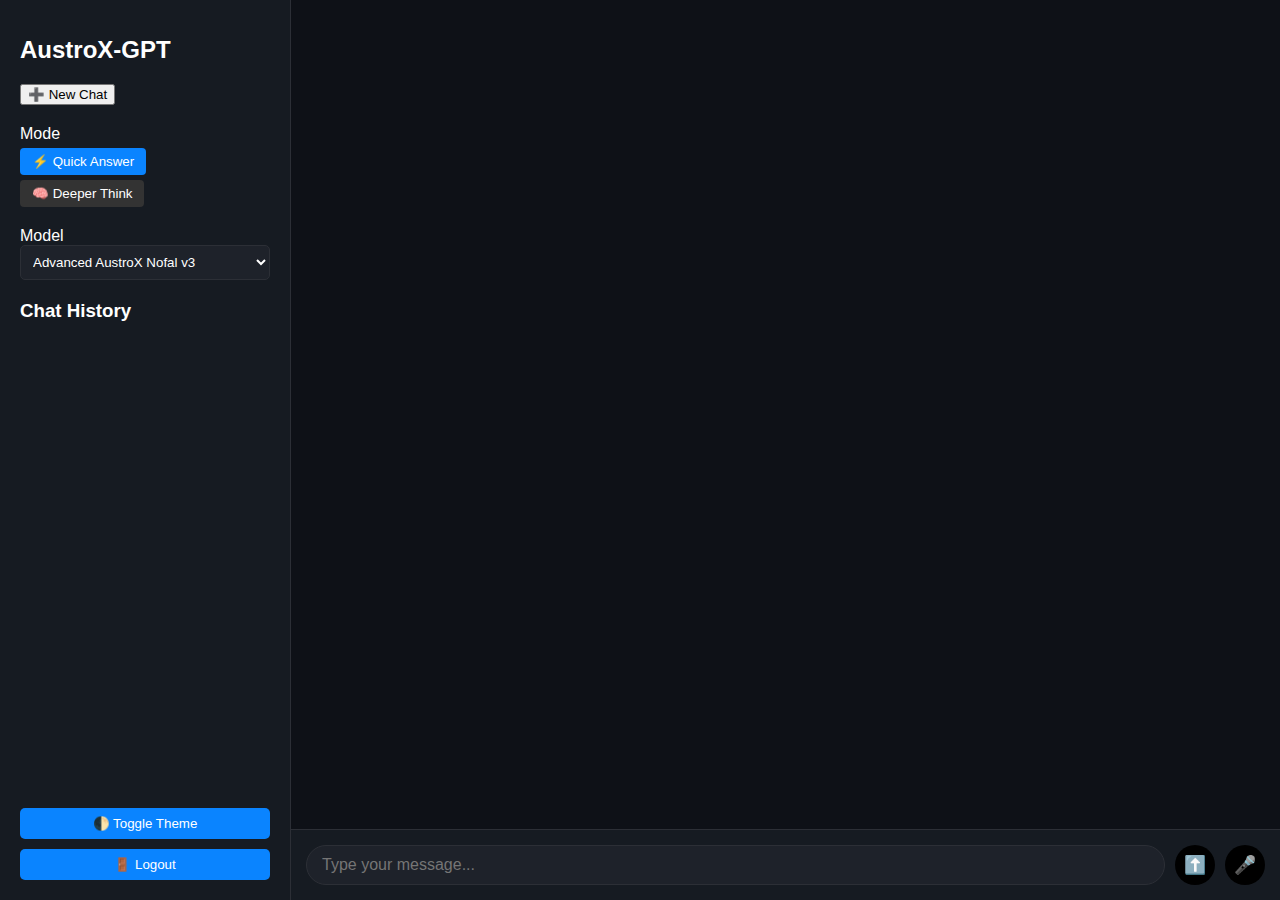
<file: index.html>
<!DOCTYPE html>
<html lang="="en">
<head>
  <meta charset="UTF-8" />
  <title>AustroX-GPT</title>
  <meta name="viewport" content="width=device-width, initial-scale=1.0" />
  <link rel="stylesheet" href="styles.css" />
</head>
<body>
  <div class="container">
    <!-- Sidebar -->
    <div class="sidebar">
      <div>
        <h1>AustroX-GPT</h1>

        <div class="sidebar-section">
          <button onclick="startNewChat()">➕ New Chat</button>
        </div>

        <div class="sidebar-section">
          <label>Mode</label>
          <div class="mode-buttons">
            <button id="mode-quick" class="active-mode" onclick="setMode('quick')">⚡ Quick Answer</button>
            <button id="mode-deep" onclick="setMode('deep')">🧠 Deeper Think</button>
          </div>
        </div>

        <div class="sidebar-section">
          <label>Model</label>
          <select onchange="setModel(this.value)">
            
            <option value="meta-llama/llama-3-70b-instruct">Advanced AustroX Nofal v3</option>
          </select>
        </div>

        <div class="sidebar-section">
          <h3>Chat History</h3>
          <ul id="chat-history-list"></ul>
        </div>
      </div>

      <div class="sidebar-footer">
        <button onclick="toggleTheme()">🌓 Toggle Theme</button>
        <button onclick="window.location.href='login.html'">🚪 Logout</button>
      </div>
    </div>

    <!-- Main Chat Area -->
    <div class="chat-main">
      <div class="chat-box" id="chat-box"></div>

      <div class="chat-input-area">
        <input type="text" id="user-input" placeholder="Type your message..." />
        <button class="send-btn" onclick="sendMessage()">⬆️</button>
        <button class="send-btn" title="Voice input" onclick="startVoiceInput()">🎤</button>
      </div>
    </div>
  </div>

  <script src="script.js"></script>
</body>
</html>
</file>
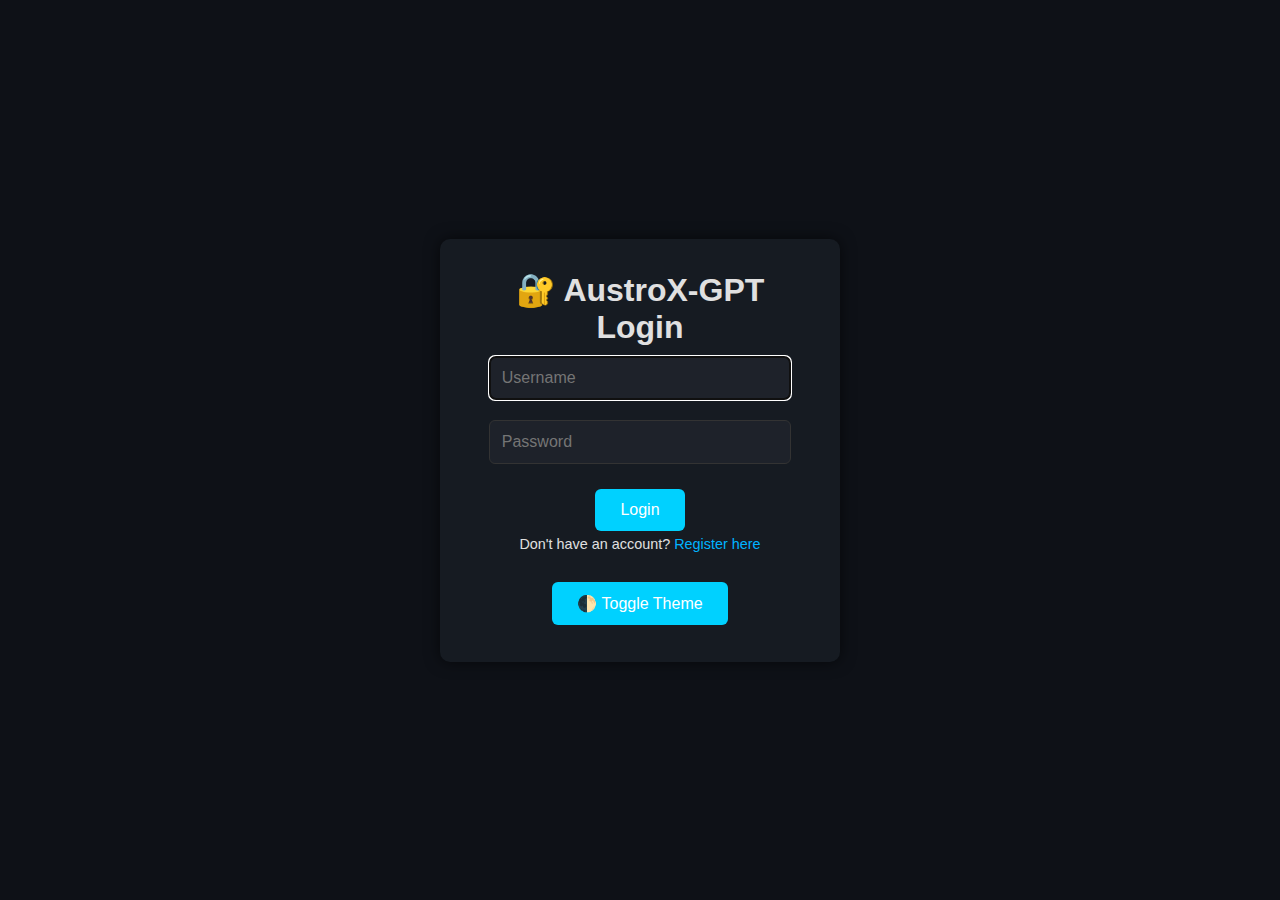
<file: AustroX Frontend Official/public/index.html>
<!DOCTYPE html>
<html lang="en">
<head>
<meta charset="UTF-8" />
<meta name="viewport" content="width=device-width,initial-scale=1.0"/>
<title>AustroX‑GPT 💎</title>
<script>
  if (!localStorage.getItem("currentUser")) {
    window.location.href = "login.html";
  }
  if (localStorage.getItem("theme")==="light") document.documentElement.classList.add("light");
</script>
<link rel="stylesheet" href="styles.css">
</head>
<body>
  <div class="about-btn">
      <a href="aboutus.html">About Creator</a>
  </div>
  <div class="mobile-header">
    <button id="menu-toggle">☰</button>
    <h2>AustroX‑GPT 💎</h2>
    <button onclick="logout()">🚪</button>
  </div>
  <div class="container">
    <aside id="sidebar" class="sidebar">
      <div class="sidebar-content">
        <h1>AustroX‑GPT</h1>
        <div><button onclick="startNewChat()">➕ New Chat</button></div>
        <div class="sidebar-section">
          <label>Mode</label>
          <div class="mode-buttons">
            <button id="quickBtn" class="active-mode" onclick="setMode('quick')">⚡ Quick</button>
            <button id="deepBtn" onclick="setMode('deep')">🧠 Deep</button>
          </div>
        </div>
        <div class="sidebar-section">
          <label>Model</label>
          <select onchange="setModel(this.value)">
            <option value="google/gemini-2.0-flash-001">AustoX Fast Model</option>
            <option value="deepseek/deepseek-chat-v3-0324">AustroX Code Generator</option>
            <option value="google/gemma-3-27b-it">AustroX Advanced Model</option>
          </select>
        </div>
        <div class="sidebar-section history-scroll">
          <h3>History</h3>
          <ul id="chat-history-list"></ul>
        </div>
      </div>
      <div class="sidebar-footer">
        <button onclick="toggleTheme()">🌓 Theme</button>
        <button onclick="logout()">🚪 Logout</button>
      </div>
    </aside>
    <main class="chat-main">
      <div id="chat-box" class="chat-box"></div>
      <div class="chat-input-area">
        <input id="user-input" placeholder="Type a message…" />
        <button class="send-btn" onclick="sendMessage()">⬆️</button>
        <button class="send-btn" id="voice-btn" title="Voice input" onclick="startVoiceInput()">🎤</button>
      </div>
    </main>
  </div>
<script src="auth.js"></script>
<script src="script.js"></script>
</body>
</html>
</file>
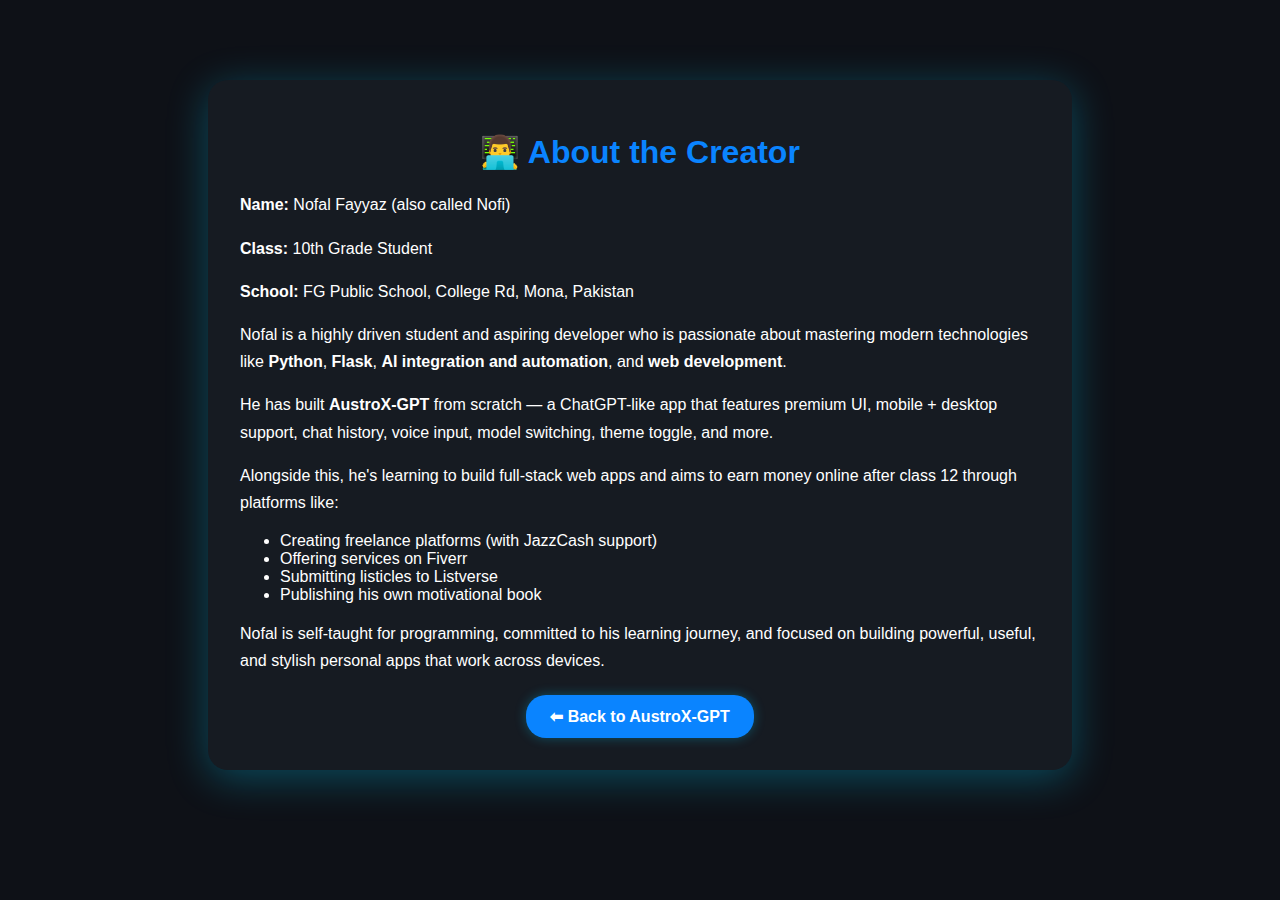
<file: aboutus.html>
<!DOCTYPE html>
<html lang="en">
<head>
  <meta charset="UTF-8" />
  <meta name="viewport" content="width=device-width, initial-scale=1.0" />
  <title>About the Creator | AustroX‑GPT</title>
  <link rel="stylesheet" href="styles.css" />
  <style>
    .about-container {
      max-width: 800px;
      margin: 80px auto 40px;
      background: var(--sidebar-bg-dark);
      color: var(--text-dark);
      padding: 32px;
      border-radius: 20px;
      box-shadow: 0 8px 40px rgba(0, 209, 255, 0.3);
    }
    body.light .about-container {
      background: var(--sidebar-bg-light);
      color: var(--text-light);
    }

    .about-container h1 {
      font-size: 2rem;
      margin-bottom: 20px;
      color: var(--accent);
      text-align: center;
    }

    .about-container p {
      margin-bottom: 16px;
      line-height: 1.7;
    }

    .back-btn {
      margin: 20px auto 0;
      display: block;
      text-align: center;
      padding: 12px 24px;
      border-radius: 20px;
      background: var(--accent);
      color: white;
      font-weight: bold;
      text-decoration: none;
      width: fit-content;
      box-shadow: 0 0 12px rgba(0, 209, 255, 0.3);
    }
  </style>
</head>
<body>
  <div class="about-container">
    <h1>👨‍💻 About the Creator</h1>
    <p><strong>Name:</strong> Nofal Fayyaz (also called Nofi)</p>
    <p><strong>Class:</strong> 10th Grade Student</p>
    <p><strong>School:</strong> FG Public School, College Rd, Mona, Pakistan</p>

    <p>Nofal is a highly driven student and aspiring developer who is passionate about mastering modern technologies like <strong>Python</strong>, <strong>Flask</strong>, <strong>AI integration and automation</strong>, and <strong>web development</strong>.</p>

    <p>He has built <strong>AustroX‑GPT</strong> from scratch — a ChatGPT-like app that features premium UI, mobile + desktop support, chat history, voice input, model switching, theme toggle, and more.</p>

    <p>Alongside this, he's learning to build full-stack web apps and aims to earn money online after class 12 through platforms like:</p>
    <ul>
      <li>Creating freelance platforms (with JazzCash support)</li>
      <li>Offering services on Fiverr</li>
      <li>Submitting listicles to Listverse</li>
      <li>Publishing his own motivational book</li>
    </ul>

    <p>Nofal is self-taught for programming, committed to his learning journey, and focused on building powerful, useful, and stylish personal apps that work across devices.</p>

    <a class="back-btn" href="index.html">⬅ Back to AustroX‑GPT</a>
  </div>
</body>
</html>
</file>
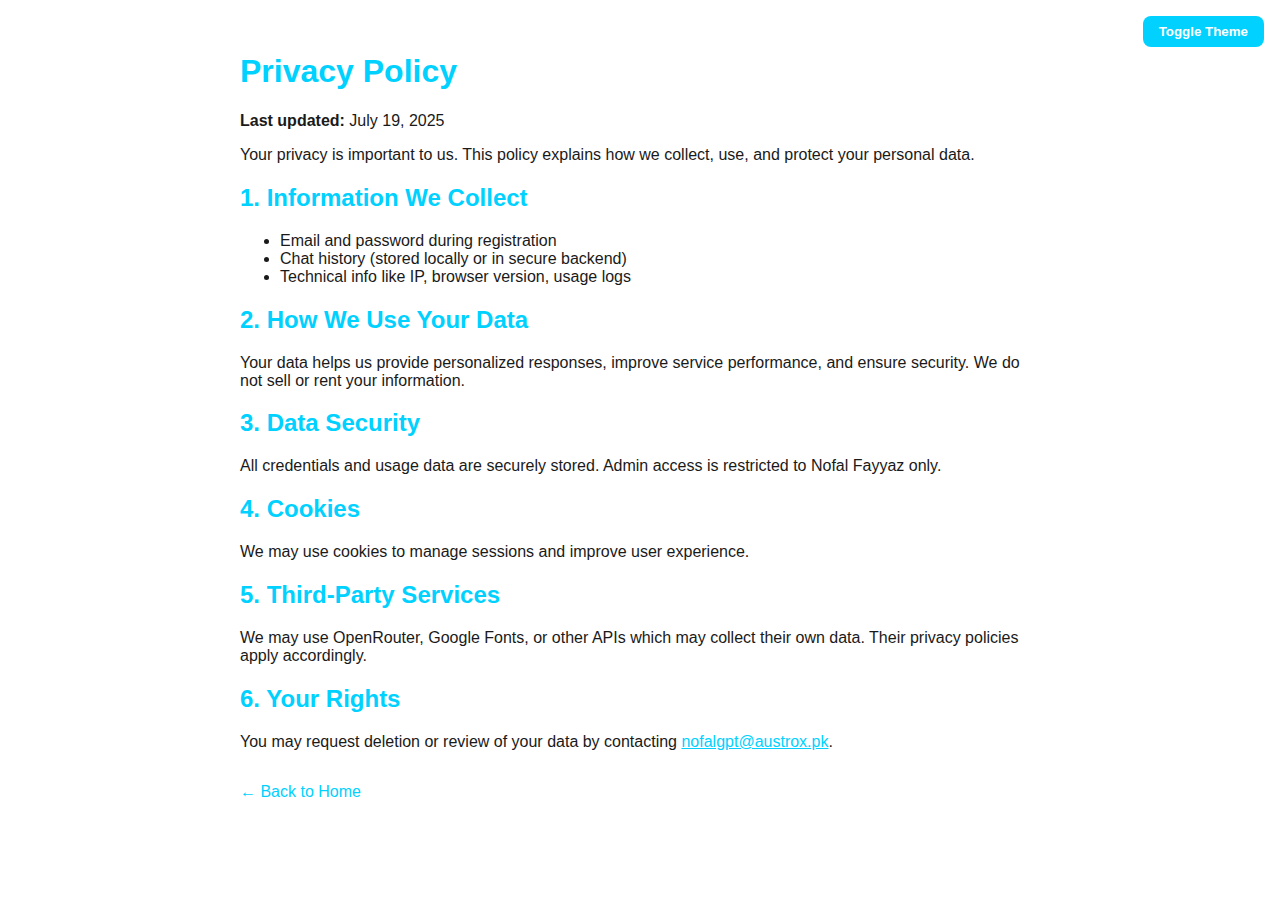
<file: privacy.html>
<!DOCTYPE html>
<html lang="en" data-theme="light">
<head>
  <meta charset="UTF-8" />
  <meta name="viewport" content="width=device-width, initial-scale=1.0"/>
  <title>Privacy Policy - AustroX-GPT</title>
  <style>
    :root {
      --bg-light: #ffffff;
      --bg-dark: #0d0f14;
      --text-light: #1a1a1a;
      --text-dark: #e0e0e0;
      --accent: #00d1ff;
    }

    [data-theme="light"] {
      background-color: var(--bg-light);
      color: var(--text-light);
    }

    [data-theme="dark"] {
      background-color: var(--bg-dark);
      color: var(--text-dark);
    }

    body {
      margin: 0;
      font-family: 'Segoe UI', sans-serif;
      transition: background 0.3s, color 0.3s;
      padding: 2rem;
    }

    .container {
      max-width: 800px;
      margin: auto;
    }

    h1, h2 {
      color: var(--accent);
    }

    a {
      color: var(--accent);
      text-decoration: none;
    }

    a:hover {
      text-decoration: underline;
    }

    .theme-toggle {
      position: fixed;
      top: 1rem;
      right: 1rem;
      background: var(--accent);
      border: none;
      color: #fff;
      padding: 0.5rem 1rem;
      border-radius: 8px;
      cursor: pointer;
      font-weight: bold;
    }
  </style>
</head>
<body>
  <button class="theme-toggle" onclick="toggleTheme()">Toggle Theme</button>

  <div class="container">
    <h1>Privacy Policy</h1>
    <p><strong>Last updated:</strong> July 19, 2025</p>

    <p>Your privacy is important to us. This policy explains how we collect, use, and protect your personal data.</p>

    <h2>1. Information We Collect</h2>
    <ul>
      <li>Email and password during registration</li>
      <li>Chat history (stored locally or in secure backend)</li>
      <li>Technical info like IP, browser version, usage logs</li>
    </ul>

    <h2>2. How We Use Your Data</h2>
    <p>Your data helps us provide personalized responses, improve service performance, and ensure security. We do not sell or rent your information.</p>

    <h2>3. Data Security</h2>
    <p>All credentials and usage data are securely stored. Admin access is restricted to Nofal Fayyaz only.</p>

    <h2>4. Cookies</h2>
    <p>We may use cookies to manage sessions and improve user experience.</p>

    <h2>5. Third-Party Services</h2>
    <p>We may use OpenRouter, Google Fonts, or other APIs which may collect their own data. Their privacy policies apply accordingly.</p>

    <h2>6. Your Rights</h2>
    <p>
  You may request deletion or review of your data by contacting
  <a href="mailto: nofalwarraich455@gmail.com" style="color: var(--accent); text-decoration: underline;">nofalgpt@austrox.pk</a>.
</p>


    <p style="margin-top: 2rem;"><a href="index.html">← Back to Home</a></p>
  </div>

  <script>
    function toggleTheme() {
      const html = document.documentElement;
      html.dataset.theme = html.dataset.theme === "dark" ? "light" : "dark";
    }
  </script>
</body>
</html>
</file>
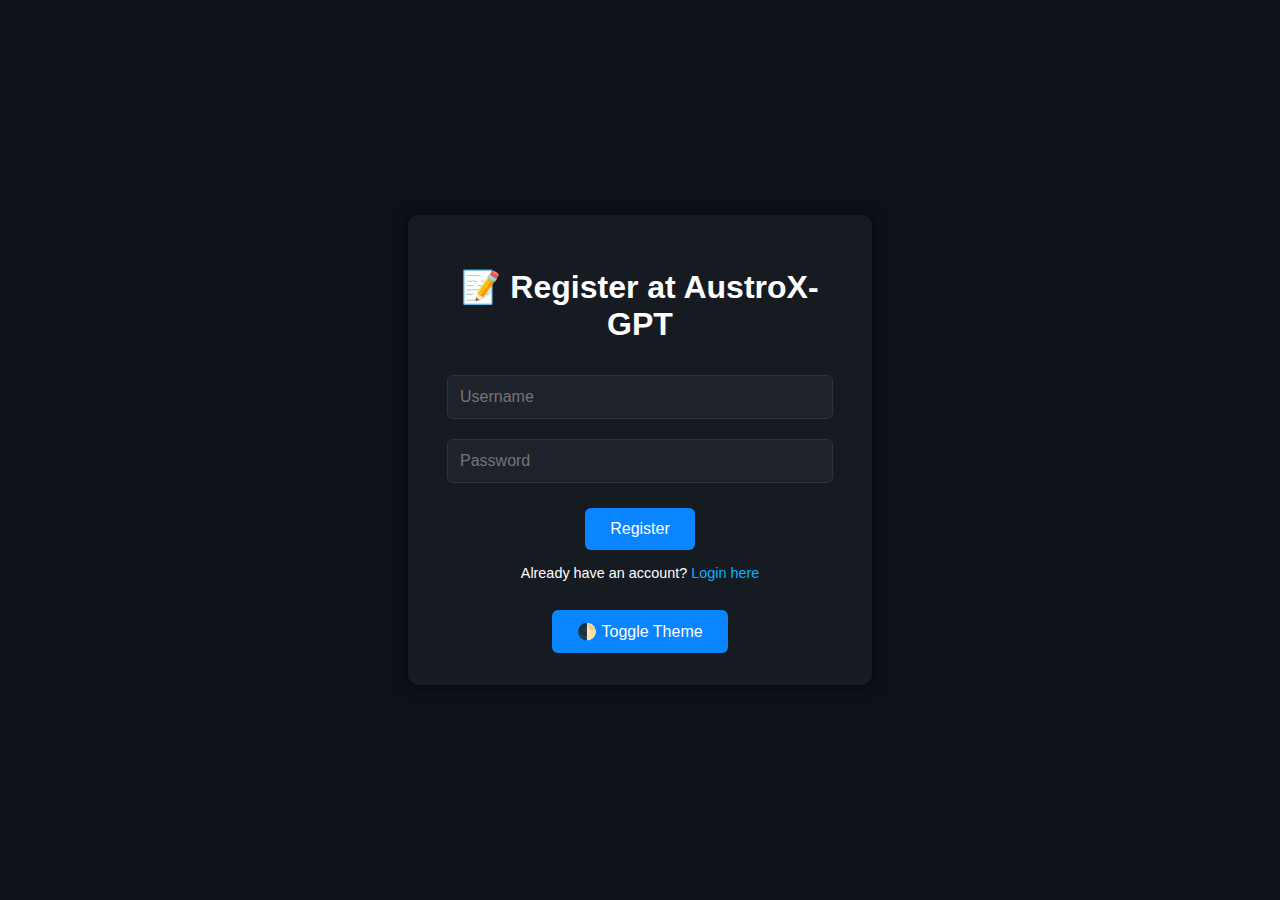
<file: register.html>
<!DOCTYPE html>
<html lang="en">
<head>
  <meta charset="UTF-8" />
  <meta name="viewport" content="width=device-width, initial-scale=1.0"/>
  <title>Register - AustroX-GPT</title>
  <style>
    :root {
      --bg-dark: #0e1117;
      --bg-light: #ffffff;
      --text-dark: #ffffff;
      --text-light: #000000;
      --card-bg-dark: #161b22;
      --card-bg-light: #f0f0f0;
      --input-bg-dark: #1e222a;
      --input-bg-light: #ffffff;
      --accent: #0a84ff;
      --border-dark: #333333;
      --border-light: #cccccc;
    }

    body {
      margin: 0;
      padding: 0;
      font-family: 'Segoe UI', sans-serif;
    }

    .auth-body {
      background-color: var(--bg-dark);
      color: var(--text-dark);
      min-height: 100vh;
      display: flex;
      align-items: center;
      justify-content: center;
    }

    .auth-body.light {
      background-color: var(--bg-light);
      color: var(--text-light);
    }

    .auth-wrapper {
      display: flex;
      flex-direction: column;
      align-items: center;
    }

    .auth-card {
      background-color: var(--card-bg-dark);
      padding: 2rem;
      border-radius: 10px;
      box-shadow: 0 0 15px rgba(0, 0, 0, 0.6);
      width: 100%;
      max-width: 400px;
      text-align: center;
      transition: all 0.3s ease;
    }

    .auth-body.light .auth-card {
      background-color: var(--card-bg-light);
      box-shadow: 0 0 10px #aaa;
    }

    .auth-card input {
      width: 90%;
      padding: 12px;
      margin: 10px 0;
      border: 1px solid var(--border-dark);
      background: var(--input-bg-dark);
      color: var(--text-dark);
      border-radius: 6px;
      font-size: 1rem;
      outline: none;
      transition: all 0.2s ease;
    }

    .auth-body.light input {
      background: var(--input-bg-light);
      color: var(--text-light);
      border: 1px solid var(--border-light);
    }

    .auth-card button {
      padding: 12px 25px;
      margin-top: 15px;
      background: var(--accent);
      color: white;
      border: none;
      cursor: pointer;
      border-radius: 6px;
      font-size: 1rem;
      transition: background 0.3s;
    }

    .auth-card button:hover {
      background: #006be9;
    }

    .auth-note {
      font-size: 0.9rem;
      margin-top: 15px;
    }

    .auth-note a {
      color: #00b3ff;
      text-decoration: none;
    }

    .theme-toggle {
      margin-top: 15px;
      background: transparent;
      border: 1px solid #888;
      padding: 8px 16px;
      color: inherit;
      cursor: pointer;
      border-radius: 4px;
    }

    .theme-toggle:hover {
      background-color: rgba(255, 255, 255, 0.1);
    }
  </style>
</head>
<body class="auth-body">
  <div class="auth-wrapper">
    <div class="auth-card">
      <h1>📝 Register at AustroX-GPT</h1>
      <input type="text" id="register-username" placeholder="Username" />
      <input type="password" id="register-password" placeholder="Password" />
      <button onclick="register()">Register</button>
      <p class="auth-note">Already have an account? <a href="login.html">Login here</a></p>
      <button class="theme-toggle" onclick="toggleTheme()">🌓 Toggle Theme</button>
    </div>
  </div>

  <script src="auth.js"></script>
</body>
</html>
</file>
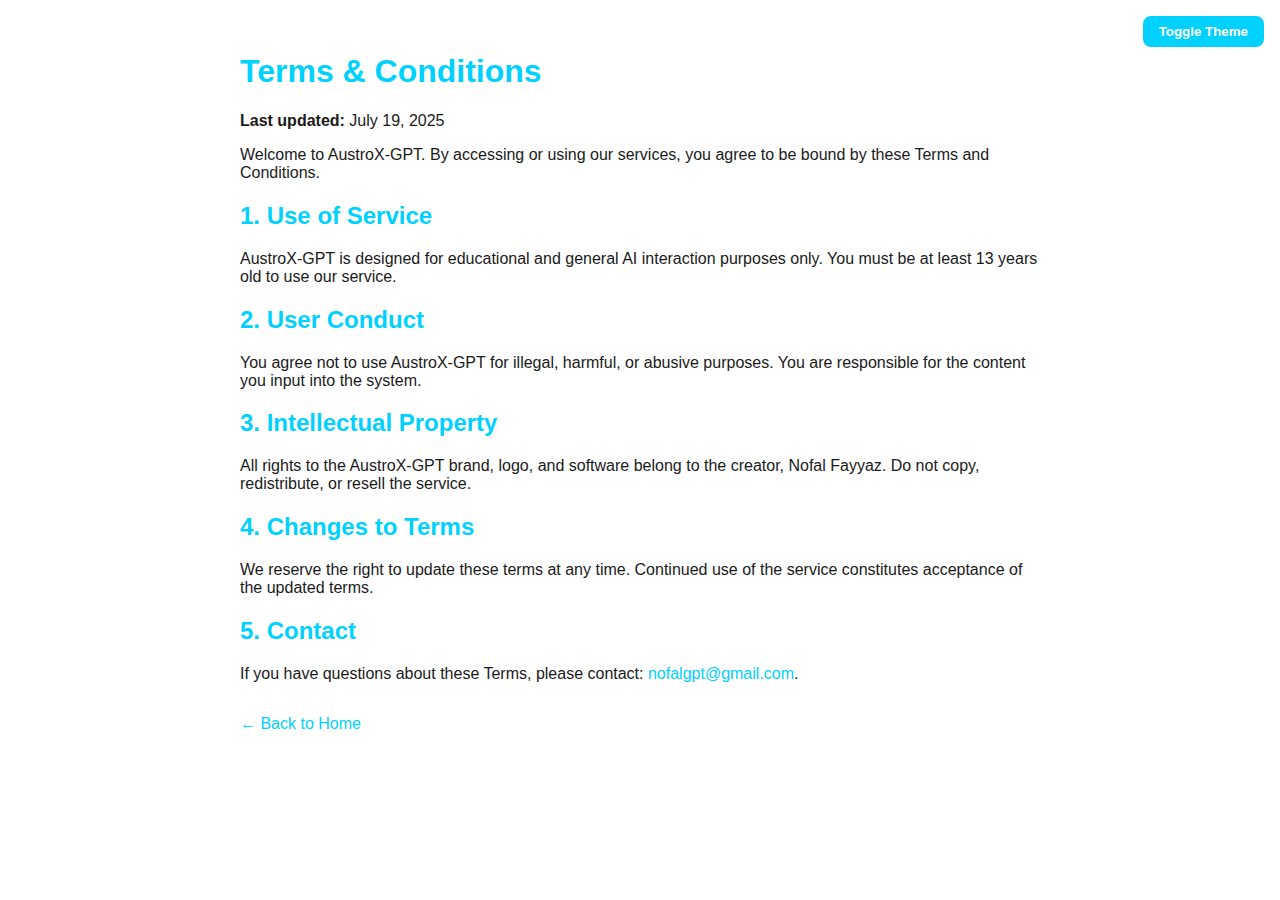
<file: terms.html>
<!DOCTYPE html>
<html lang="en" data-theme="light">
<head>
  <meta charset="UTF-8" />
  <meta name="viewport" content="width=device-width, initial-scale=1.0"/>
  <title>Terms & Conditions - AustroX-GPT</title>
  <style>
    :root {
      --bg-light: #ffffff;
      --bg-dark: #0d0f14;
      --text-light: #1a1a1a;
      --text-dark: #e0e0e0;
      --accent: #00d1ff;
    }

    [data-theme="light"] {
      background-color: var(--bg-light);
      color: var(--text-light);
    }

    [data-theme="dark"] {
      background-color: var(--bg-dark);
      color: var(--text-dark);
    }

    body {
      margin: 0;
      font-family: 'Segoe UI', sans-serif;
      transition: background 0.3s, color 0.3s;
      padding: 2rem;
    }

    .container {
      max-width: 800px;
      margin: auto;
    }

    h1, h2 {
      color: var(--accent);
    }

    a {
      color: var(--accent);
      text-decoration: none;
    }

    a:hover {
      text-decoration: underline;
    }

    .theme-toggle {
      position: fixed;
      top: 1rem;
      right: 1rem;
      background: var(--accent);
      border: none;
      color: #fff;
      padding: 0.5rem 1rem;
      border-radius: 8px;
      cursor: pointer;
      font-weight: bold;
    }
  </style>
</head>
<body>
  <button class="theme-toggle" onclick="toggleTheme()">Toggle Theme</button>

  <div class="container">
    <h1>Terms & Conditions</h1>
    <p><strong>Last updated:</strong> July 19, 2025</p>

    <p>Welcome to AustroX-GPT. By accessing or using our services, you agree to be bound by these Terms and Conditions.</p>

    <h2>1. Use of Service</h2>
    <p>AustroX-GPT is designed for educational and general AI interaction purposes only. You must be at least 13 years old to use our service.</p>

    <h2>2. User Conduct</h2>
    <p>You agree not to use AustroX-GPT for illegal, harmful, or abusive purposes. You are responsible for the content you input into the system.</p>

    <h2>3. Intellectual Property</h2>
    <p>All rights to the AustroX-GPT brand, logo, and software belong to the creator, Nofal Fayyaz. Do not copy, redistribute, or resell the service.</p>

    <h2>4. Changes to Terms</h2>
    <p>We reserve the right to update these terms at any time. Continued use of the service constitutes acceptance of the updated terms.</p>

    <h2>5. Contact</h2>
    <p>If you have questions about these Terms, please contact: <a href="mailto:nofalgpt@gmail.com">nofalgpt@gmail.com</a>.</p>

    <p style="margin-top: 2rem;"><a href="index.html">← Back to Home</a></p>
  </div>

  <script>
    function toggleTheme() {
      const html = document.documentElement;
      html.dataset.theme = html.dataset.theme === "dark" ? "light" : "dark";
    }
  </script>
</body>
</html>
</file>
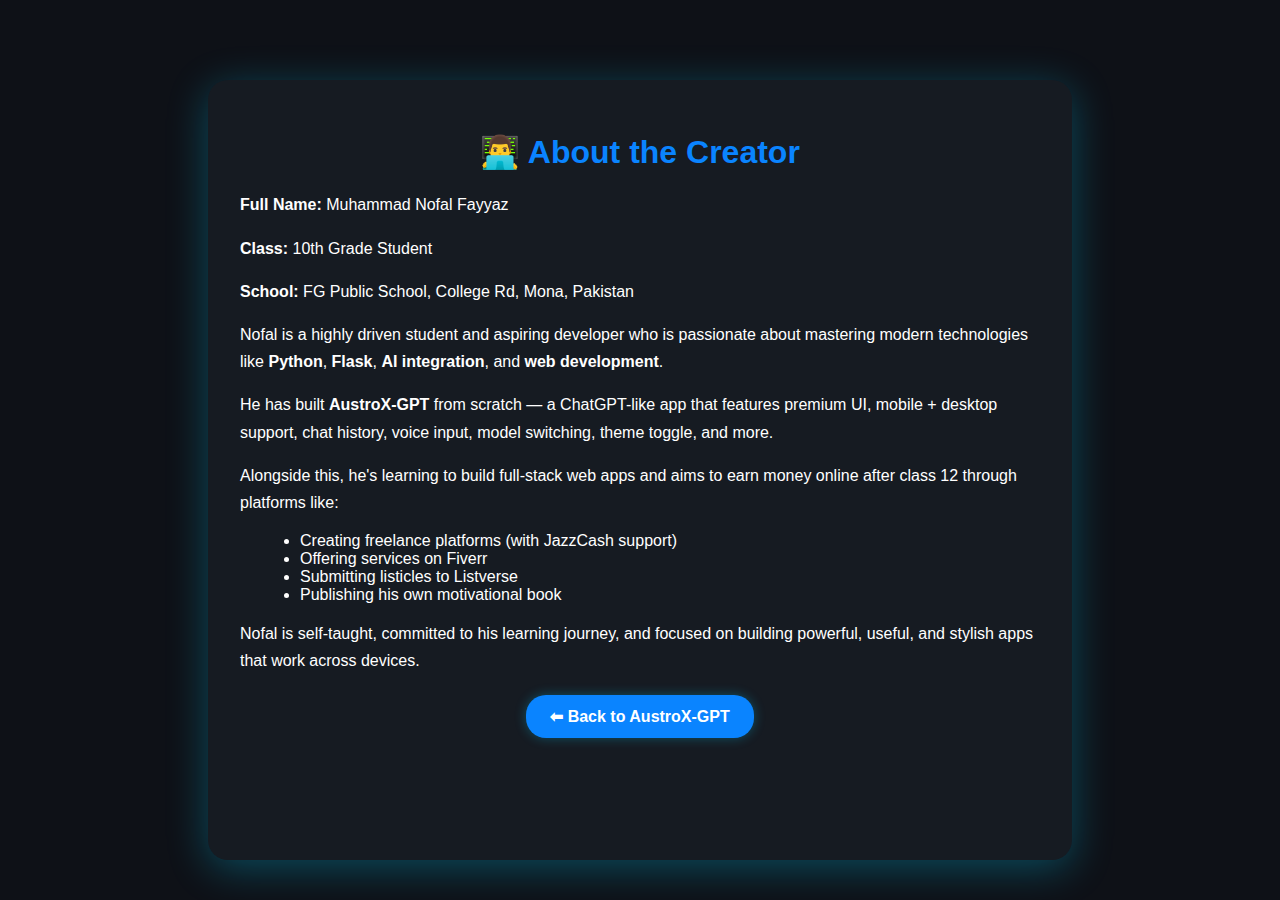
<file: public/aboutus.html>
<!DOCTYPE html>
<html lang="en">
<head>
  <meta charset="UTF-8" />
  <meta name="viewport" content="width=device-width, initial-scale=1.0" />
  <title>About the Creator | AustroX‑GPT</title>
  <link rel="stylesheet" href="styles.css" />
  <style>
    html, body {
      height: 100%;
      margin: 0;
      padding: 0;
      background: var(--bg-dark);
      color: var(--text-dark);
      font-family: 'Segoe UI', sans-serif;
      overflow-x: hidden;
      overflow-y: auto;
      scroll-behavior: smooth;
    }
    body.light {
      background: var(--bg-light);
      color: var(--text-light);
    }

    .about-container {
      max-width: 800px;
      margin: 80px auto 40px;
      background: var(--sidebar-bg-dark);
      color: var(--text-dark);
      padding: 32px;
      border-radius: 20px;
      box-shadow: 0 8px 40px rgba(0, 209, 255, 0.3);
      animation: fadeIn 1s ease-in-out;
    }
    body.light .about-container {
      background: var(--sidebar-bg-light);
      color: var(--text-light);
    }

    .about-container h1 {
      font-size: 2rem;
      margin-bottom: 20px;
      color: var(--accent);
      text-align: center;
    }

    .about-container p {
      margin-bottom: 16px;
      line-height: 1.7;
    }

    .about-container ul {
      margin-left: 20px;
      margin-bottom: 16px;
    }

    .back-btn {
      margin: 20px auto 0;
      display: block;
      text-align: center;
      padding: 12px 24px;
      border-radius: 20px;
      background: var(--accent);
      color: white;
      font-weight: bold;
      text-decoration: none;
      width: fit-content;
      box-shadow: 0 0 12px rgba(0, 209, 255, 0.3);
    }
    .scroll-top {
      position: fixed;
      bottom: 20px;
      right: 20px;
      z-index: 9999;
      background: var(--accent);
      color: #fff;
      border: none;
      padding: 12px 16px;
      border-radius: 50%;
     box-shadow: 0 4px 12px rgba(0, 209, 255, 0.3);
     cursor: pointer;
     font-size: 1.4rem;
     display: none; /* HIDDEN INITIALLY */
    }

    .scroll-top.show {
        display: block;
    }

    @keyframes fadeIn {
      from { opacity: 0; transform: translateY(20px); }
      to { opacity: 1; transform: translateY(0); }
    }
  </style>
</head>
<body>
  <div class="about-container">
    <h1>👨‍💻 About the Creator</h1>
    <p><strong>Full Name:</strong> Muhammad Nofal Fayyaz</p>
    <p><strong>Class:</strong> 10th Grade Student</p>
    <p><strong>School:</strong> FG Public School, College Rd, Mona, Pakistan</p>

    <p>Nofal is a highly driven student and aspiring developer who is passionate about mastering modern technologies like <strong>Python</strong>, <strong>Flask</strong>, <strong>AI integration</strong>, and <strong>web development</strong>.</p>

    <p>He has built <strong>AustroX-GPT</strong> from scratch — a ChatGPT-like app that features premium UI, mobile + desktop support, chat history, voice input, model switching, theme toggle, and more.</p>

    <p>Alongside this, he's learning to build full-stack web apps and aims to earn money online after class 12 through platforms like:</p>
    <ul>
      <li>Creating freelance platforms (with JazzCash support)</li>
      <li>Offering services on Fiverr</li>
      <li>Submitting listicles to Listverse</li>
      <li>Publishing his own motivational book</li>
    </ul>

    <p>Nofal is self-taught, committed to his learning journey, and focused on building powerful, useful, and stylish apps that work across devices.</p>

    <a class="back-btn" href="index.html">⬅ Back to AustroX‑GPT</a>
  </div>

  <button class="scroll-top" id="scrollTopBtn" onclick="window.scrollTo({top: 0, behavior: 'smooth'});">⬆</button>

  <script>
    window.addEventListener("scroll", () => {
      const scrollBtn = document.getElementById("scrollTopBtn");
      if (window.scrollY > 200) {
        scrollBtn.classList.add("show");
      } else {
        scrollBtn.classList.remove("show");
      }
    });
  </script>
</body>
</html>
</file>
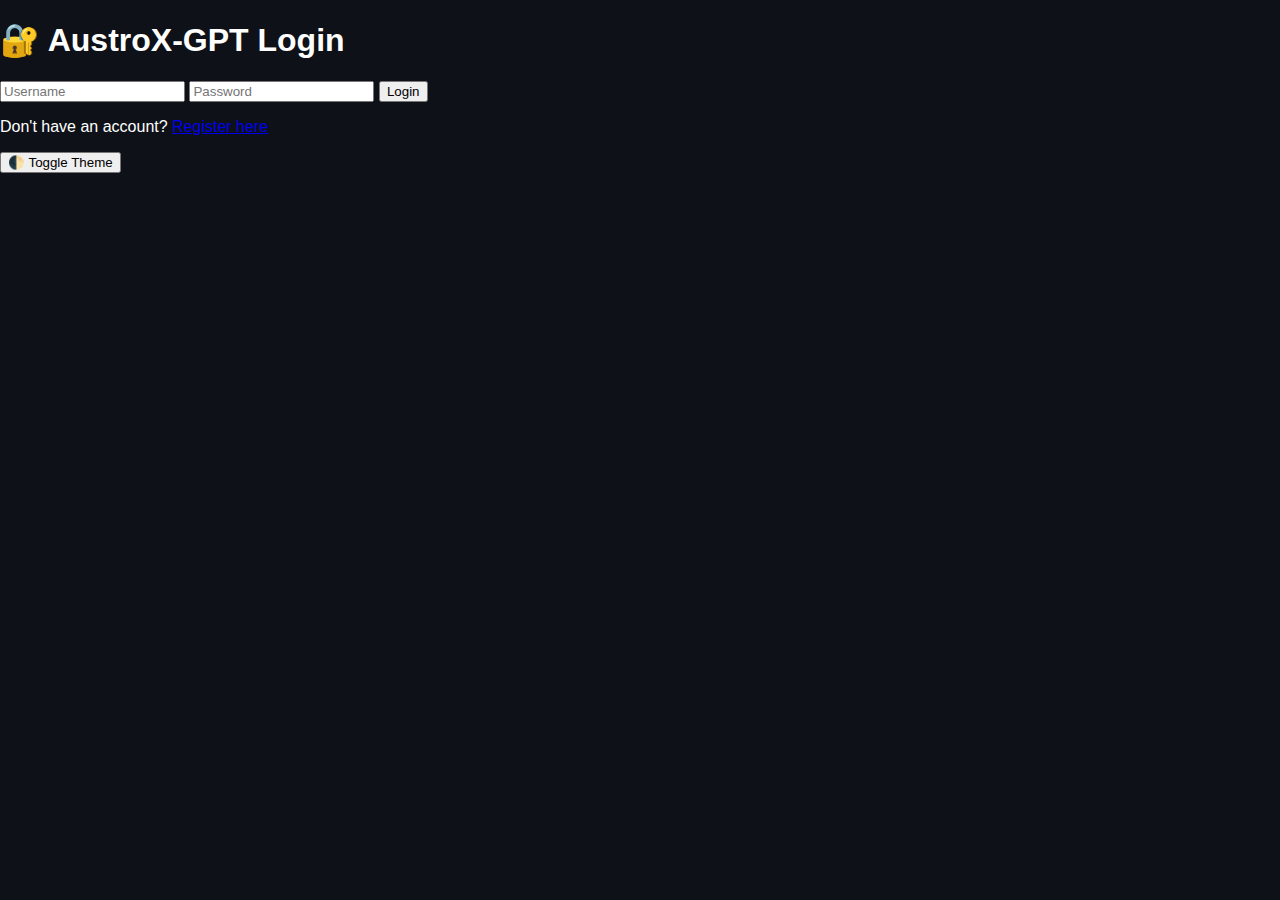
<file: public/login.html>
<!DOCTYPE html>
<html lang="en">
<head>
  <meta charset="UTF-8" />
  <meta name="viewport" content="width=device-width, initial-scale=1.0"/>
  <title>Login - AustroX-GPT</title>
  <link rel="stylesheet" href="styles.css" />
</head>
<body class="auth-body">
  <div class="auth-wrapper">
    <div class="auth-card">
      <h1>🔐 AustroX-GPT Login</h1>
      <input type="text" id="login-username" placeholder="Username" />
      <input type="password" id="login-password" placeholder="Password" />
      <button onclick="login()">Login</button>
      <p class="auth-note">Don't have an account? <a href="register.html">Register here</a></p>
      <button class="theme-toggle" onclick="toggleTheme()">🌓 Toggle Theme</button>
    </div>
  </div>

  <script src="auth.js"></script>
</body>
</html>
</file>
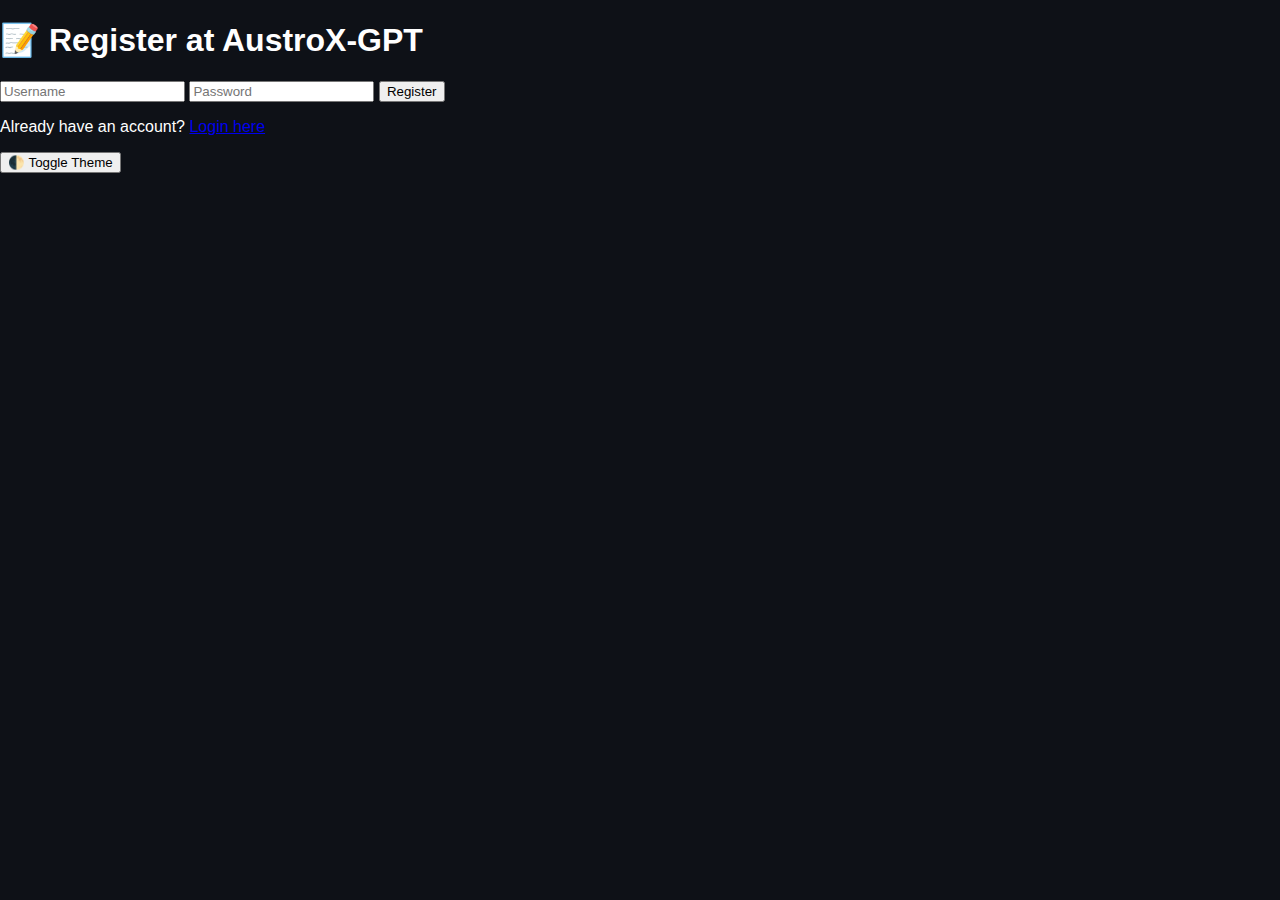
<file: public/register.html>
<!DOCTYPE html>
<html lang="en">
<head>
  <meta charset="UTF-8" />
  <meta name="viewport" content="width=device-width, initial-scale=1.0"/>
  <title>Register - AustroX-GPT</title>
  <link rel="stylesheet" href="styles.css" />
</head>
<body class="auth-body">
  <div class="auth-wrapper">
    <div class="auth-card">
      <h1>📝 Register at AustroX-GPT</h1>
      <input type="text" id="register-username" placeholder="Username" />
      <input type="password" id="register-password" placeholder="Password" />
      <button onclick="register()">Register</button>
      <p class="auth-note">Already have an account? <a href="login.html">Login here</a></p>
      <button class="theme-toggle" onclick="toggleTheme()">🌓 Toggle Theme</button>
    </div>
  </div>

  <script src="auth.js"></script>
</body>
</html>
</file>
<file: styles.css>
:root {
  --bg-dark: #0e1117;
  --bg-light: #ffffff;
  --text-dark: #ffffff;
  --text-light: #000000;
  --sidebar-bg-dark: #161b22;
  --sidebar-bg-light: #f3f3f3;
  --input-bg-dark: #1e222a;
  --input-bg-light: #f1f1f1;
  --accent: #0a84ff;
  --border-dark: #2c2f36;
  --border-light: #cccccc;
}

body {
  margin: 0;
  font-family: 'Segoe UI', sans-serif;
  background-color: var(--bg-dark);
  color: var(--text-dark);
  transition: all 0.2s ease;
}

body.light {
  background-color: var(--bg-light);
  color: var(--text-light);
}

.container {
  display: flex;
  height: 100vh;
  overflow: hidden;
}

/* ======= Mobile Header ======= */
.mobile-header {
  display: none;
  background: var(--sidebar-bg-dark);
  color: var(--text-dark);
  align-items: center;
  justify-content: space-between;
  padding: 15px 20px;
  height: 60px;
  border-bottom: 1px solid var(--border-dark);
  z-index: 100;
}
body.light .mobile-header {
  background: var(--sidebar-bg-light);
  color: var(--text-light);
  border-bottom: 1px solid var(--border-light);
}
.mobile-header h2 {
  font-size: 1.2rem;
  margin: 0;
}
#menu-toggle {
  font-size: 1.5rem;
  background: none;
  border: none;
  color: inherit;
  cursor: pointer;
}

/* ======= Sidebar ======= */
.sidebar {
  width: 250px;
  background-color: var(--sidebar-bg-dark);
  padding: 20px;
  display: flex;
  flex-direction: column;
  justify-content: space-between;
  border-right: 1px solid var(--border-dark);
  transition: left 0.3s ease;
}
body.light .sidebar {
  background-color: var(--sidebar-bg-light);
  border-right: 1px solid var(--border-light);
}

.sidebar h1 {
  font-size: 1.5rem;
  margin-bottom: 20px;
}

.sidebar-section {
  margin-bottom: 20px;
}

.sidebar select {
  width: 100%;
  padding: 8px;
  border-radius: 5px;
  border: 1px solid var(--border-dark);
  background-color: var(--input-bg-dark);
  color: var(--text-dark);
}
body.light .sidebar select {
  background-color: var(--input-bg-light);
  color: var(--text-light);
  border: 1px solid var(--border-light);
}

.mode-buttons button {
  margin-right: 8px;
  margin-top: 5px;
  padding: 6px 12px;
  border: none;
  border-radius: 4px;
  background: #333;
  color: white;
  cursor: pointer;
}
body.light .mode-buttons button {
  background: #ddd;
  color: #000;
}

.sidebar-footer {
  display: flex;
  flex-direction: column;
  gap: 10px;
}
.sidebar-footer button {
  padding: 8px;
  border: none;
  background: #0a84ff;
  color: white;
  border-radius: 5px;
  cursor: pointer;
}

/* ======= Chat Area ======= */
.chat-main {
  flex: 1;
  display: flex;
  flex-direction: column;
  justify-content: space-between;
  background-color: var(--bg-dark);
}
body.light .chat-main {
  background-color: var(--bg-light);
}

.chat-box {
  flex: 1;
  padding: 20px;
  overflow-y: auto;
  scroll-behavior: smooth;
}
.chat-box .msg {
  margin-bottom: 12px;
  line-height: 1.6;
}
.chat-box .user {
  font-weight: bold;
  color: var(--accent);
}
.chat-box .ai {
  font-style: italic;
}

/* ======= Input Area ======= */
.chat-input-area {
  display: flex;
  padding: 15px;
  border-top: 1px solid var(--border-dark);
  background-color: var(--sidebar-bg-dark);
}
body.light .chat-input-area {
  background-color: var(--sidebar-bg-light);
  border-top: 1px solid var(--border-light);
}

.chat-input-area input {
  flex: 1;
  padding: 10px 15px;
  border: 1px solid var(--border-dark);
  border-radius: 25px;
  outline: none;
  font-size: 1rem;
  background-color: var(--input-bg-dark);
  color: var(--text-dark);
}
body.light .chat-input-area input {
  background-color: var(--input-bg-light);
  color: var(--text-light);
  border: 1px solid var(--border-light);
}

.send-btn {
  background: black;
  color: white;
  border: none;
  border-radius: 50%;
  width: 40px;
  height: 40px;
  margin-left: 10px;
  font-size: 18px;
  cursor: pointer;
  display: flex;
  align-items: center;
  justify-content: center;
}
.send-btn:hover {
  background: var(--accent);
}
.active-mode {
  background-color: var(--accent) !important;
  color: white !important;
}
body.light .active-mode {
  background-color: #007aff !important;
  color: white !important;
}

/* ======= History Scroll (Glass) ======= */
.history-scroll {
  overflow-y: auto;
  max-height: 200px;
  border-radius: 8px;
  padding: 0.5rem;
  backdrop-filter: blur(12px);
  background: rgba(255, 255, 255, 0.05);
  border: 1px solid rgba(255, 255, 255, 0.1);
}
#chat-history-list {
  list-style: none;
  padding: 0;
  margin: 0;
}
#chat-history-list li {
  padding: 5px;
  margin: 4px 0;
  cursor: pointer;
  border-radius: 4px;
}
#chat-history-list li:hover {
  background: rgba(255, 255, 255, 0.1);
}

/* ======= Voice Animation ======= */
.voice-anim {
  width: 10px;
  height: 10px;
  margin-left: 10px;
  border-radius: 50%;
  background: #0f0;
  animation: pulse 1s infinite;
}
@keyframes pulse {
  0% { transform: scale(1); opacity: 1; }
  50% { transform: scale(1.5); opacity: 0.4; }
  100% { transform: scale(1); opacity: 1; }
}

/* ======= Mobile Responsive ======= */
@media (max-width: 768px) {
  .mobile-header {
    display: flex;
  }

  .container {
    flex-direction: column;
  }

  .sidebar {
    position: fixed;
    top: 60px;
    left: -100%;
    width: 250px;
    height: calc(100% - 60px);
    z-index: 99;
    background: var(--sidebar-bg-dark);
    overflow-y: auto;
  }
  .sidebar.open {
    left: 0;
  }

  .chat-main {
    margin-bottom: 70px;
  }

  .chat-input-area {
    position: fixed;
    bottom: 0;
    left: 0; right: 0;
    z-index: 10;
    padding: 10px;
  }

  .chat-input-area input {
    margin-bottom: 5px;
  }

  .send-btn {
    width: 36px;
    height: 36px;
    font-size: 16px;
  }
}
</file>
<file: AustroX Frontend Official/public/styles.css>
:root {
  --bg-dark: #0d0f14;
  --bg-light: #f7f7f7;
  --text-dark: #e0e0e0;
  --text-light: #1a1a1a;
  --accent: #00d1ff;

  --sidebar-dark: #12151c;
  --sidebar-light: #ffffff;

  --input-dark: #1e222a;
  --input-light: #ffffff;

  --border-dark: #30363d;
  --border-light: #dddddd;

  --sidebar-bg-dark: #1a1d24;
  --sidebar-bg-light: #f0f0f0;

  --ai-text-dark: #e0e0e0;
  --ai-text-light: #1a1a1a;
}

/* Reset */
* { box-sizing: border-box; margin: 0; padding: 0; }

html, body {
  height: 100%;
  overflow: hidden;
  font-family: 'Segoe UI', sans-serif;
  background: var(--bg-dark);
  color: var(--text-dark);
  transition: background .3s, color .3s;
}

.light {
  background: var(--bg-light);
  color: var(--text-light);
}

/* Container */
.container {
  display: flex;
  height: 100%;
}

/* Mobile Header */
.mobile-header {
  display: none;
}

@media (max-width: 768px) {
  .mobile-header {
    display: flex;
    position: fixed;
    top: 0;
    width: 100%;
    height: 60px;
    background: var(--sidebar-dark);
    z-index: 1000;
    align-items: center;
    justify-content: space-between;
    padding: 0 16px;
  }

  .light .mobile-header {
    background: var(--sidebar-light);
    color: var(--text-light);
  }

  .mobile-header h2 {
    font-size: 1.2rem;
    white-space: nowrap;
    overflow: hidden;
    text-overflow: ellipsis;
    flex: 1;
    margin: 0 10px;
  }

  .mobile-header button {
    border: none;
    background: none;
    font-size: 1.4rem;
    color: inherit;
    cursor: pointer;
  }
}

/* Sidebar */
.sidebar {
  width: 280px;
  background: var(--sidebar-dark);
  border-right: 1px solid var(--border-dark);
  display: flex;
  flex-direction: column;
  position: relative;
  transition: transform .3s ease;
  box-shadow: 4px 0 20px rgba(0,0,0,0.2);
  border-radius: 0 20px 20px 0;
}
.about-btn {
  width: 20px;
  margin: center;
  background: fixed;
  align-items: center;
  padding: 10px 10px 10px 10px;
  border-radius: 9px;
}

.light .sidebar {
  background: var(--sidebar-light);
  border-color: var(--border-light);
}

@media (max-width: 768px) {
  .sidebar {
    position: fixed;
    top: 60px;
    left: 0;
    height: calc(100% - 60px);
    transform: translateX(-100%);
    z-index: 999;
  }

  .sidebar.open {
    transform: translateX(0);
  }
}

@media (min-width: 769px) {
  .sidebar {
    transform: none !important;
  }
}

/* Sidebar content */
.sidebar-content {
  flex: 1;
  padding: 20px;
  overflow-y: auto;
}

.sidebar h1 {
  font-size: 1.6rem;
  margin-bottom: 20px;
  color: var(--accent);
  text-shadow: 0 0 12px var(--accent);
}

/* Buttons & Select */
.sidebar button, .send-btn {
  background: var(--accent);
  color: #fff;
  border: none;
  border-radius: 12px;
  padding: 10px;
  width: 100%;
  font-size: 1rem;
  cursor: pointer;
  transition: background .2s;
  box-shadow: 0 4px 12px rgba(0, 209, 255, 0.2);
}

.sidebar button:hover, .send-btn:hover {
  background: #009ecb;
}

.sidebar select {
  width: 100%;
  padding: 10px;
  border-radius: 10px;
  border: none;
  background: var(--input-dark);
  color: var(--text-dark);
}

.light .sidebar select {
  background: var(--input-light);
  color: var(--text-light);
}

/* Mode toggle buttons */
.mode-buttons {
  display: flex;
  gap: 8px;
}
.mode-buttons button {
  flex: 1;
}
.active-mode {
  background: linear-gradient(90deg, var(--accent), #00b2ff);
}

/* Chat History */
.history-scroll {
  background: rgba(255,255,255,0.05);
  backdrop-filter: blur(8px);
  border-radius: 14px;
  max-height: 220px;
  overflow-y: auto;
  padding: 12px;
  color: var(--text-dark);
}
.light .history-scroll {
  color: var(--text-light);
}
.history-scroll::-webkit-scrollbar {
  width: 6px;
}
.history-scroll::-webkit-scrollbar-thumb {
  background: var(--accent);
  border-radius: 3px;
}
.history-item {
  display: flex;
  justify-content: space-between;
  padding: 8px 3px 3px 3px;
  border-radius: 10px;
  margin-bottom: 4px;
  background: transparent;
  transition: background .2s;
}
.history-item:hover {
  background: rgba(255,255,255,0.1);
}
.delete-history-btn {
  background: none;
  border: none;
  color: red;
  cursor: pointer;
  font-size: 1rem;
}

/* Sidebar footer */
.sidebar-footer {
  padding: 15px 20px;
  border-top: 1px solid var(--border-dark);
}
.light .sidebar-footer {
  border-color: var(--border-light);
}

/* Chat Main */
.chat-main {
  flex: 1;
  display: flex;
  flex-direction: column;
  height: 100%;
  position: relative;
}

/* Chat Box */
.chat-box {
  flex: 1;
  overflow-y: auto;
  padding: 20px 16px 10px 10px;
  background: transparent;
  box-sizing: border-box;
}

/* Messages */
.msg {
  
  display: inline-block;
  margin-bottom: 16px;
  padding: 14px 18px;
  border-radius: 16px;
  line-height: 1.6;
  word-break: break-word;
  white-space: pre-wrap;
  max-width: 90%;
  width: fit-content;
  box-shadow: 0 4px 20px rgba(0,0,0,0.2);
  backdrop-filter: blur(4px);
    white-space: pre-wrap; /* ✅ This is correct */
  word-wrap: break-word; /* optional, not harmful */
  word-break: break-word;
  overflow-wrap: break-word;
}

.user {
  background: var(--accent);
  color: #fff;
  align-self: flex-end;
  margin-left: auto;
  border-radius: 16px 0 16px 16px;
}

.ai {
  background: var(--sidebar-bg-dark);
  color: var(--ai-text-dark);
  align-self: flex-start;
  margin-right: auto;
  border-radius: 0 16px 16px 16px;
}

body.light .ai {
  background: var(--sidebar-bg-light);
  color: var(--ai-text-light);
}

/* Input Area */
.chat-input-area {
  display: flex;
  align-items: center;
  padding: 12px 20px;
  border-top: 1px solid var(--border-dark);
  background: var(--sidebar-dark);
  z-index: 1;
}

.light .chat-input-area {
  background: var(--sidebar-light);
  border-color: var(--border-light);
}

.chat-input-area input {
  flex: 1;
  padding: 12px 16px;
  border-radius: 20px;
  border: 1px solid var(--border-dark);
  background: var(--input-dark);
  color: var(--text-dark);
  margin-right: 10px;
}

.light .chat-input-area input {
  background: var(--input-light);
  color: var(--text-light);
  border-color: var(--border-light);
}

.send-btn {
  min-width: 44px;
  min-height: 44px;
  display: flex;
  align-items: center;
  justify-content: center;
}

/* Voice Mic Animation */
.mic-active {
  animation: pulse 1s infinite;
  background: red !important;
}

@keyframes pulse {
  0% { box-shadow: 0 0 0 0 rgba(255,0,0,0.6); }
  70% { box-shadow: 0 0 0 20px rgba(255,0,0,0); }
  100% { box-shadow: 0 0 0 0 rgba(255,0,0,0); }
}

/* Responsive Mode Buttons on Mobile */
@media (max-width: 768px) {
  .sidebar .mode-buttons {
    flex-direction: column;
    gap: 10px;
  }
}
</file>
<file: public/styles.css>
:root {
  --bg-dark: #0e1117;
  --bg-light: #f9f9fb;
  --text-dark: #ffffff;
  --text-light: #0a0a0a;
  --sidebar-bg-dark: #161b22;
  --sidebar-bg-light: #ffffff;
  --input-bg-dark: #1e222a;
  --input-bg-light: #ffffff;
  --accent: #0a84ff;
  --msg-user: #007aff;
  --msg-ai: #2c2c2e;
  --glass: rgba(255, 255, 255, 0.07);
}

body {
  margin: 0;
  font-family: 'Segoe UI', Tahoma, sans-serif;
  background: var(--bg-dark);
  color: var(--text-dark);
  display: flex;
  height: 100vh;
  overflow: hidden;
}

body.light {
  background: var(--bg-light);
  color: var(--text-light);
}

/* Sidebar */
#sidebar {
  width: 260px;
  background-color: var(--sidebar-bg-dark);
  padding: 16px;
  box-sizing: border-box;
  overflow-y: auto;
  border-right: 1px solid #2b2b2b;
}
body.light #sidebar {
  background-color: var(--sidebar-bg-light);
  border-right: 1px solid #ddd;
}

/* Sidebar Buttons */
.sidebar-buttons {
  display: flex;
  flex-direction: column;
  gap: 12px;
  margin-top: 20px;
}
.sidebar-buttons button {
  padding: 10px 14px;
  background: var(--glass);
  color: inherit;
  font-weight: 500;
  border: 1px solid #333;
  border-radius: 12px;
  cursor: pointer;
  backdrop-filter: blur(8px);
  transition: 0.3s ease;
}
.sidebar-buttons button:hover {
  background-color: var(--accent);
  color: #fff;
  border: none;
}
body.light .sidebar-buttons button {
  background-color: #f0f0f0;
  border: 1px solid #ccc;
}
body.light .sidebar-buttons button:hover {
  background: #0a84ff;
  color: white;
}

/* Chat Main Layout */
#main {
  flex: 1;
  display: flex;
  flex-direction: column;
  position: relative;
  height: 100%;
  padding: 0;
}

/* Chat Box */
#chat-box {
  flex: 1;
  padding: 16px;
  overflow-y: auto;
  scroll-behavior: smooth;
}

/* Chat Bubbles */
.msg {
  max-width: 85%;
  margin: 8px 0;
  padding: 12px 16px;
  border-radius: 18px;
  font-size: 1rem;
  line-height: 1.5;
  white-space: pre-wrap;
}
.user {
  background-color: var(--msg-user);
  color: white;
  align-self: flex-end;
  border-bottom-right-radius: 2px;
}
.ai {
  background-color: var(--msg-ai);
  color: white;
  align-self: flex-start;
  border-bottom-left-radius: 2px;
}
body.light .ai {
  background-color: #ebebeb;
  color: #000;
}
body.light .user {
  background-color: #007aff;
  color: white;
}

/* Input Fixed Bottom */
#input-area {
  position: fixed;
  bottom: 0;
  left: 260px;
  right: 0;
  padding: 12px;
  background: var(--input-bg-dark);
  display: flex;
  gap: 10px;
  align-items: center;
  box-shadow: 0 -2px 10px rgba(0, 0, 0, 0.3);
}
body.light #input-area {
  background: var(--input-bg-light);
}

/* Input */
#user-input {
  flex: 1;
  padding: 12px 16px;
  font-size: 1rem;
  border-radius: 10px;
  border: 1px solid #444;
  background-color: #2b2b2b;
  color: white;
}
body.light #user-input {
  background-color: #fff;
  color: black;
  border: 1px solid #ccc;
}

/* Buttons */
.send-btn {
  width: 44px;
  height: 44px;
  border-radius: 50%;
  border: none;
  font-size: 1.2rem;
  background: black;
  color: white;
  display: flex;
  justify-content: center;
  align-items: center;
  cursor: pointer;
}
.send-btn:hover {
  background: #1a1a1a;
}
body.light .send-btn {
  background: #000;
  color: white;
}

/* Mic Pulse */
.mic-active {
  animation: pulse 1s infinite;
  background: red !important;
}
@keyframes pulse {
  0%, 100% { transform: scale(1); }
  50% { transform: scale(1.1); }
}

/* Mode Buttons */
.mode-btn {
  margin: 6px 4px 0 0;
  padding: 6px 10px;
  border-radius: 8px;
  background: #444;
  color: white;
  border: none;
  cursor: pointer;
}
.mode-btn.active-mode {
  background: var(--accent);
}
body.light .mode-btn {
  background: #ddd;
  color: black;
}

/* Chat History */
.history-item {
  background: #222;
  padding: 10px 14px;
  border-radius: 10px;
  margin-bottom: 8px;
  display: flex;
  justify-content: space-between;
  align-items: center;
  cursor: pointer;
}
.history-item:hover {
  background-color: #333;
}
body.light .history-item {
  background-color: #eaeaea;
}
.delete-history-btn {
  background: none;
  border: none;
  color: red;
  font-size: 1rem;
  cursor: pointer;
}

/* Mobile Responsive */
#menu-toggle {
  position: absolute;
  top: 14px;
  left: 14px;
  font-size: 1.5rem;
  background: transparent;
  border: none;
  color: white;
  display: none;
}
body.light #menu-toggle {
  color: black;
}

@media (max-width: 768px) {
  #sidebar {
    position: fixed;
    top: 0;
    left: -100%;
    height: 100%;
    z-index: 999;
    transition: left 0.3s ease;
  }
  #sidebar.open {
    left: 0;
  }

  #menu-toggle {
    display: block;
    z-index: 1000;
  }

  #input-area {
    left: 0;
  }

  #chat-box {
    padding: 16px;
    padding-bottom: 90px;
  }

  .msg {
    max-width: 95%;
  }
}
</file>
